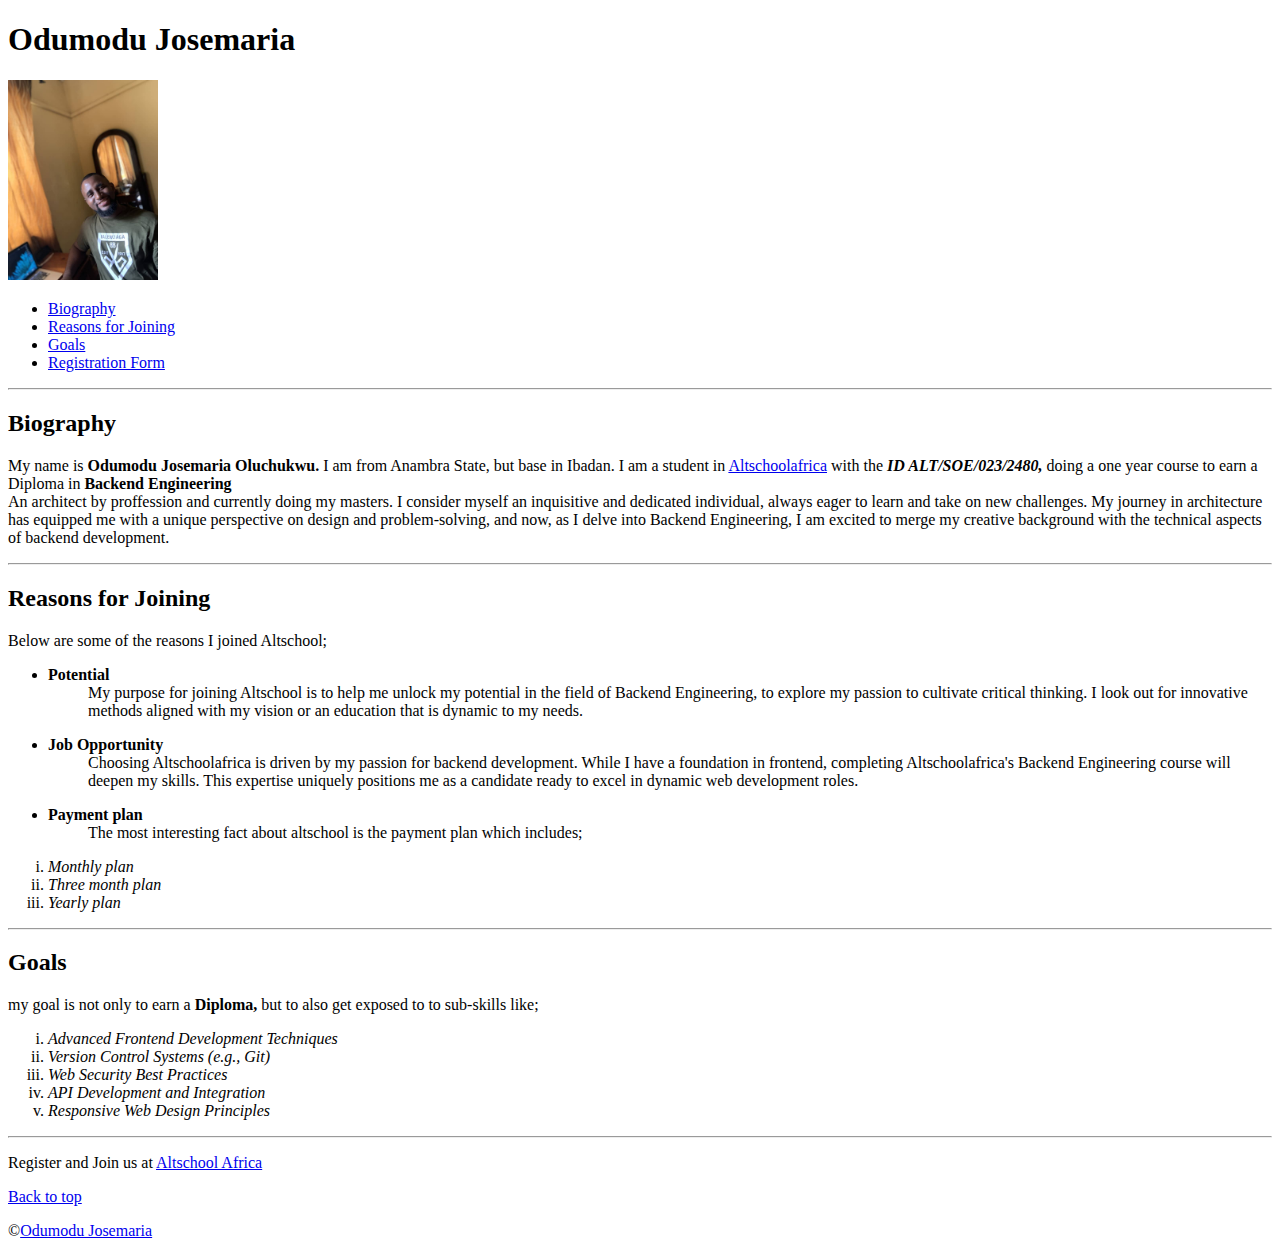
<file: firstAssignment/index.html>
<!DOCTYPE html>
<html>
  <head>
    <meta charset="UTF-8" />
    <meta name="viewport" content="width=device-width, initial-scale=1.0" />
    <meta name="description" content="First assignment" />
    <title>Odumodu Josemaria</title>
  </head>
  <body>
    <header>
      <h1 id="Biography">Odumodu Josemaria</h1>
      <img src="picture.jpeg" weight="200" height="200" alt="" />

      <nav>
        <ul>
          <li><a href="#">Biography</a></li>
          <li><a href="#">Reasons for Joining</a></li>
          <li><a href="#">Goals</a></li>
          <li><a href="applicationForm.html">Registration Form</a></li>
        </ul>
      </nav>
    </header>

    <hr />
    <main>
      <article id="Biography">
        <h2>Biography</h2>
        <p>
          My name is <strong>Odumodu Josemaria Oluchukwu.</strong> I am from
          Anambra State, but base in Ibadan. I am a student in
          <a href="https://www.altschoolafrica.com/">Altschoolafrica</a> with
          the <strong><em>ID ALT/SOE/023/2480,</em></strong> doing a one year
          course to earn a Diploma in <strong>Backend Engineering</strong>
          <br />
          An architect by proffession and currently doing my masters. I consider
          myself an inquisitive and dedicated individual, always eager to learn
          and take on new challenges. My journey in architecture has equipped me
          with a unique perspective on design and problem-solving, and now, as I
          delve into Backend Engineering, I am excited to merge my creative
          background with the technical aspects of backend development.
        </p>
        <hr />
      </article>

      <article id="reasons-for-joining">
        <h2>Reasons for Joining</h2>
        <p>Below are some of the reasons I joined Altschool;</p>

        <ul>
          <li>
            <dt><strong>Potential</strong></dt>
            <dd>
              My purpose for joining Altschool is to help me unlock my potential
              in the field of Backend Engineering, to explore my passion to
              cultivate critical thinking. I look out for innovative methods
              aligned with my vision or an education that is dynamic to my
              needs.
            </dd>
          </li>
        </ul>

        <ul>
          <li>
            <dt><strong>Job Opportunity</strong></dt>
            <dd>
              Choosing Altschoolafrica is driven by my passion for backend
              development. While I have a foundation in frontend, completing
              Altschoolafrica's Backend Engineering course will deepen my
              skills. This expertise uniquely positions me as a candidate ready
              to excel in dynamic web development roles.
            </dd>
          </li>
        </ul>

        <ul>
          <li>
            <dt><strong> Payment plan </strong></dt>
            <dd>
              The most interesting fact about altschool is the payment plan
              which includes;
            </dd>
          </li>
        </ul>

        <ol type="i">
          <li><em>Monthly plan </em></li>
          <li><em>Three month plan</em></li>
          <li><em>Yearly plan</em></li>
        </ol>
        <hr />
      </article>

      <article id="goals">
        <h2>Goals</h2>
        <p>
          my goal is not only to earn a <strong>Diploma, </strong> but to also
          get exposed to to sub-skills like;
        </p>

        <ol type="i">
          <li><em>Advanced Frontend Development Techniques</em></li>
          <li><em>Version Control Systems (e.g., Git)</em></li>
          <li><em>Web Security Best Practices</em></li>
          <li><em>API Development and Integration</em></li>
          <li><em>Responsive Web Design Principles</em></li>
        </ol>
        <hr />
      </article>
      <footer>
        <p>
          Register and Join us at
          <a href="https://altschoolafrica.com/" target="_blank">Altschool Africa</a>
        </p>
        <p>
          <a href="#Biography">Back to top</a>
        </p>
        &copy;<a href="#Biography">Odumodu Josemaria</a>
      </footer>
    </main>
  </body>
</html>
</file>
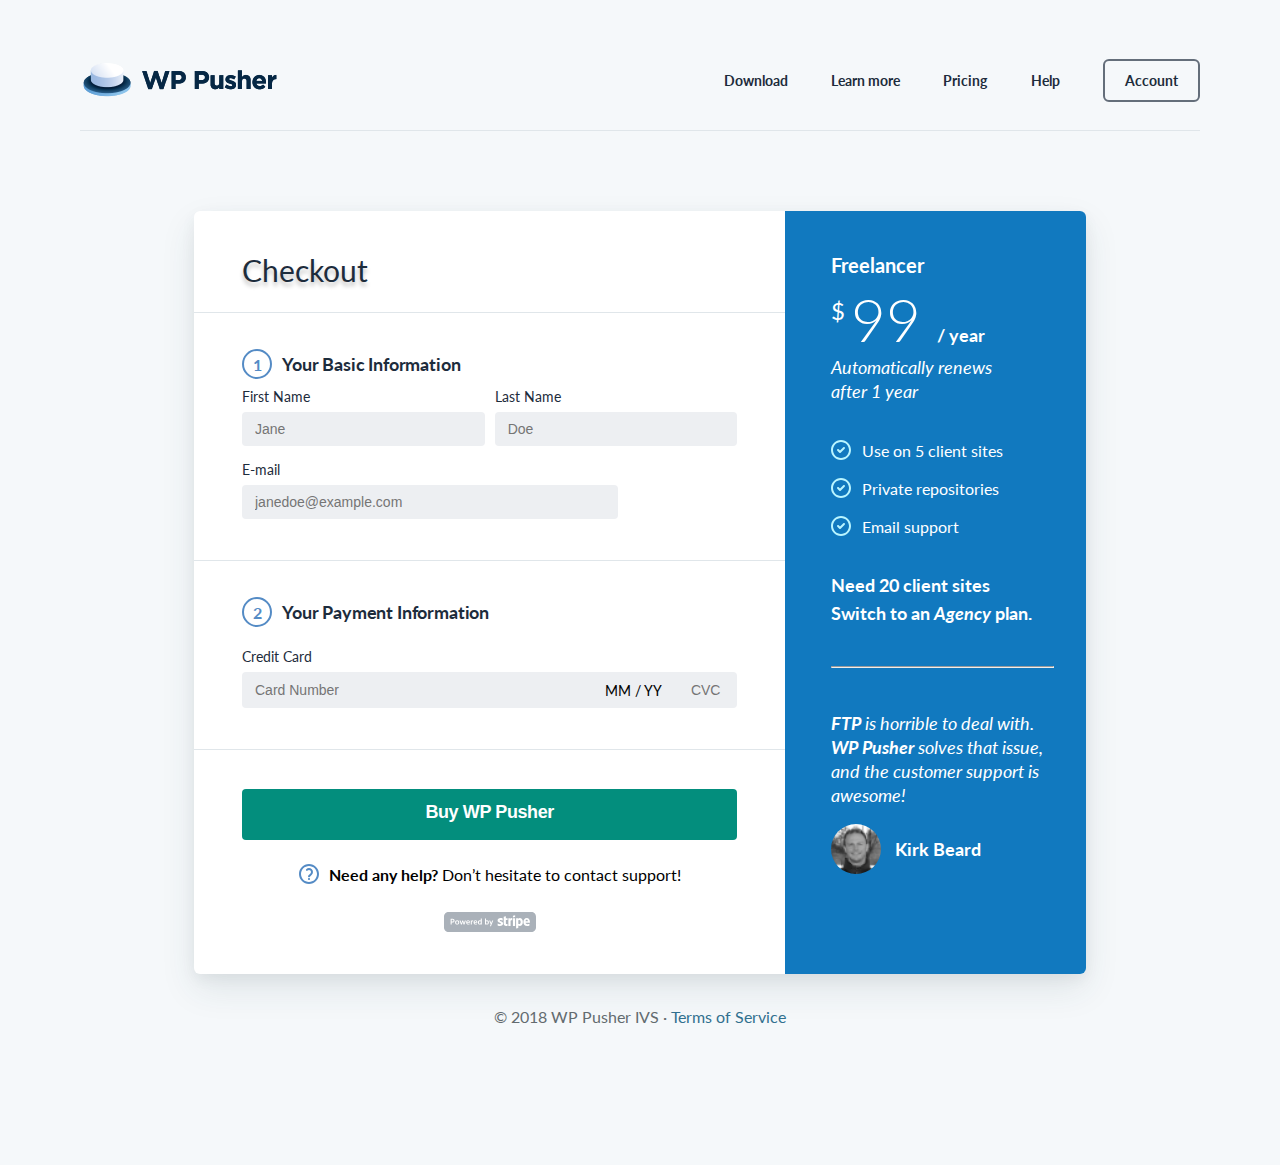
<file: thirdAssignment/index.html>
<!DOCTYPE html>
<html lang="en">
  <head>
    <meta charset="UTF-8" />
    <meta name="viewport" content="width=device-width, initial-scale=1.0" />
    <title>Wp-Pusher</title>
    <link rel="stylesheet" href="style.css" />
  </head>
  <body>
    <div class="container">
      <header>
        <nav>
          <div class="wPusherLogo">
            <img src="./assets/wppusher-logo-copy.png" alt="Pusher Logo" />
          </div>
          <ul id="navList">
            <li class="nav-item">
              <a href="#">Download</a>
            </li>
            <li class="nav-item">
              <a href="#">Learn more</a>
            </li>
            <li class="nav-item">
              <a href="#">Pricing</a>
            </li>
            <li class="nav-item">
              <a href="#">Help</a>
            </li>
            <li class="nav-item active">
              <a href="#">Account</a>
            </li>
          </ul>
        </nav>
      </header>
      <main>
        <div class="mainBody">
          <div class="checkoutSection">
            <form action="">
              <section class="firstSection">
                <h2>Checkout</h2>
              </section>
              <section class="secondSection">
                <div class="formInformation">
                  <p class="number">1</p>
                  <p class="Info">Your Basic Information</p>
                </div>
                <div class="formRow">
                  <div class="formGroup">
                    <label for="firstName">First Name</label>
                    <input type="text" id="firstName" placeholder="Jane" />
                  </div>
                  <div class="formGroup">
                    <label for="lastName">Last Name</label>
                    <input type="text" id="lastName" placeholder="Doe" />
                  </div>
                </div>
                <div class="formGroup">
                  <label for="emaiil">E-mail</label>
                  <input
                    type="text"
                    id="email"
                    class="email"
                    placeholder="janedoe@example.com"
                  />
                </div>
              </section>
              <section class="thirdSection">
                <div class="formInformation">
                  <p class="number">2</p>
                  <p class="Info">Your Payment Information</p>
                </div>
                <div class="formGroup">
                  <label for="cardNumber">Credit Card</label>
                  <div class="cardDetails">
                    <input
                      type="tel"
                      inputmode="numeric"
                      pattern="[0-9\s]{13,19}"
                      autocomplete="cc-number"
                      id="cardNumber"
                      placeholder="Card Number"
                      maxlength="13"
                      required
                    />
                    <div class="expiryDateInput">
                      <div data-name="customDate">MM / YY</div>
                      <input
                        type="date"
                        id="expirationDate"
                        name="expirationDate"
                        placeholder="MM/YY"
                        required
                      />
                    </div>
                    <input
                      type="tel"
                      id="cvc"
                      name="cvc"
                      pattern="[0-9\s]{1,3}"
                      maxlength="3"
                      placeholder="CVC"
                      required
                    />
                  </div>
                </div>
              </section>
              <section class="fourthSection">
                <button class="submit">Buy WP Pusher</button>

                <div class="imgText">
                  <img src="./assets/Mask.svg" alt="" />
                  <p>
                    <b class="shif">Need any help?</b> Don’t hesitate to contact
                    support!
                  </p>
                </div>
                <img src="./assets/powered_by_stripe.svg" alt="" />
              </section>
            </form>
          </div>
          <div class="freelancerSection">
            <h2>Freelancer</h2>
            <div class="dataPrice">
              <sup class="dollar">$</sup>
              <p class="dataDigit">99 <span class="perYear">/ year</span></p>
            </div>
            <p class="renewal">Automatically renews after 1 year</p>
            <u>
              <ul>
                <img src="./assets/Combined Shape.svg" alt="tick" />
                Use on 5 client sites
              </ul>
              <ul>
                <img src="./assets/Combined Shape.svg" alt="tick" />
                Private repositories
              </ul>
              <ul>
                <img src="./assets/Combined Shape.svg" alt="tick" />
                Email support
              </ul>
            </u>
            <div class="needAgency">
              <p class="needClients">Need 20 client sites</p>
              <p class="agency">Switch to an <em>Agency</em> plan.</p>
            </div>
            <hr />
            <p class="FTP">
              <b>FTP </b>is horrible to deal with.
              <b style="font-weight: 700">WP Pusher</b> solves that issue, and
              the customer support is awesome!
            </p>
            <div class="profileImg">
              <img
                src="./assets/Bitmap.png"
                width="50"
                height="50"
                alt="profile-image"
              />
              <p class="profileName">Kirk Beard</p>
            </div>
          </div>
        </div>
      </main>
      <footer>
        <p>&copy; 2018 WP Pusher IVS · <span>Terms of Service</span></p>
      </footer>
    </div>
    <script>

      document.getElementById("navList").addEventListener("click", handleClick);
      const expiryDate = document.querySelector('[data-name="customDate"]');      
      const expiryDateInput = expiryDate.nextElementSibling;


      function handleClick(event) {
        var navItem = event.target.closest(".nav-item");

        if (navItem) {
          // Remove "active" class from all items
          document.querySelectorAll(".nav-item").forEach(function (item) {
            item.classList.remove("active");
          });

          // Add "active" class to the clicked item
          navItem.classList.add("active");
        } else {
          console.log("Click event not triggered on a nav-item");
        }
      }

      expiryDate.onclick = () => {
        expiryDateInput.showPicker();
      };

      expiryDateInput.onchange = (e) => {
        const selectedDate = new Date(e.target.value);
        const month = String(selectedDate.getMonth() + 1).padStart(2, "0");
        const year = String(selectedDate.getFullYear()).slice(-2);
        const dateYear = `${month} / ${year}`;
        expiryDate.innerText = dateYear;
      };
    </script>
  </body>
  <article></article>
</html>
</file>
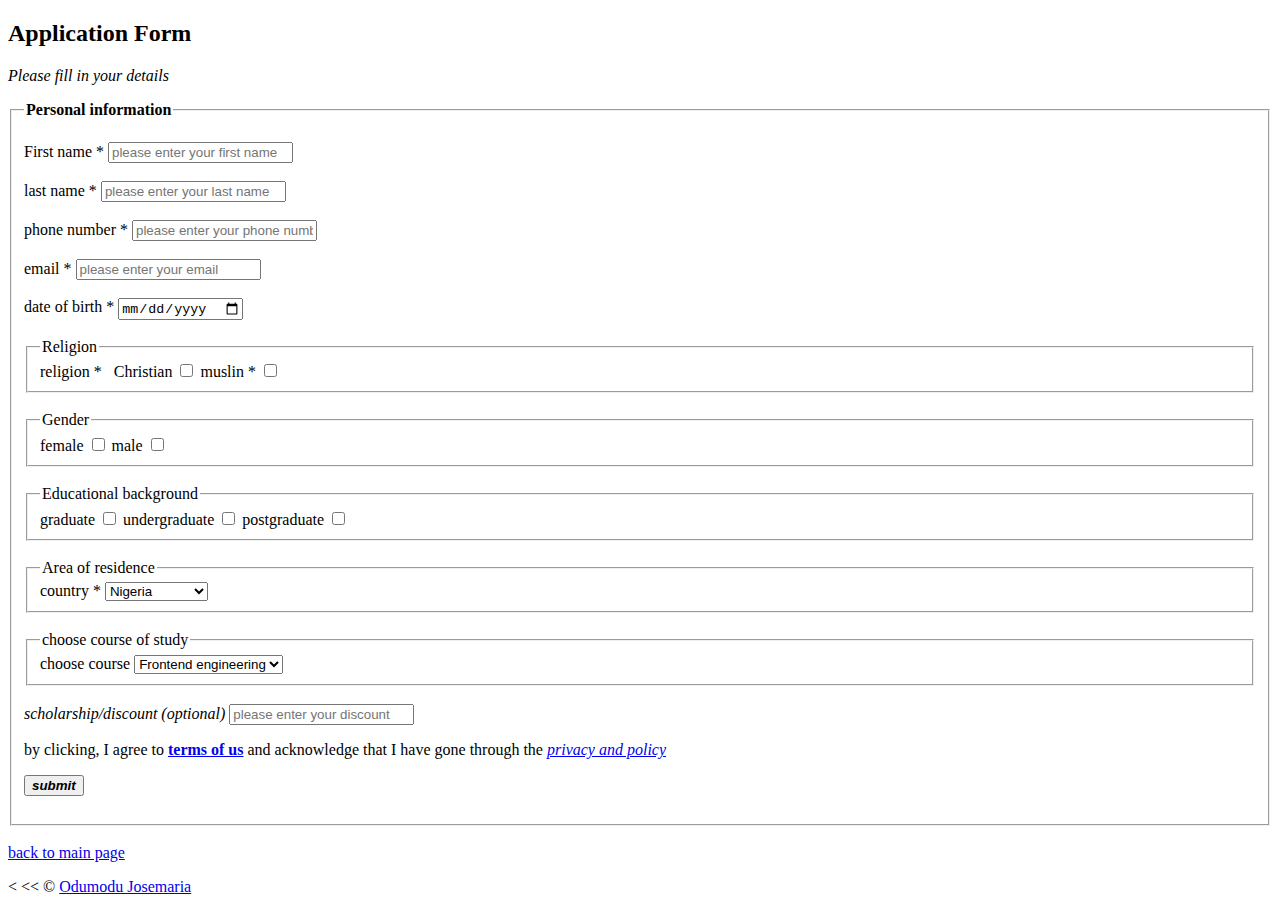
<file: firstAssignment/ApplicationForm.html>
<!DOCTYPE html>
<html>
<head>
  <meta charset="UTF-8">
  <meta name="viewport" content="width=device-width, initial-scale=1.0">
  <meta name="description" content="application form">
  <title>Application Form</title>
</head>

<body>
<h2>
  Application Form
</h2>
<form action="submit" method="GET">
  <p>
    <em>Please fill in your details</em>
  </p>
   
   <fieldset>
      <legend>
        <b>Personal information</b>
      </legend><br>
      
      <div>
        <label for="first name">First name &ast;</label>
        <input type="text" name="first name" id="first name" placeholder="please enter your first name" required/>
      </div><br>
        
        <div>
          <label for="last name">last name &ast;</label>
          <input type="text" name="last name" id="last name" placeholder="please enter your last name" required />
        </div><br>
        
        <div>
        <label for="phone number">phone number &ast;</label>
      <input type="tel" name="phone number" id="phone number" placeholder="please enter your phone number">
        </div><br>
      
      <div>
      <label for="email">email &ast;</label>
      <input type="text>" name="email" id="email" placeholder="please enter your email"/>
      </div><br>
      
      <div>
        <label for="dob">date of birth &ast;</label>
        <input type="date" name="date of birth" id="date of birth">
      </div><br>
      
      <fieldset>
        <legend>Religion</legend>
        religion &ast; &nbsp;
        <label for="Christian">Christian</label>
        <input type="checkbox" name="religion" id="religion">
        <label for="muslin">muslin &ast;</label>
        <input type="checkbox" name="religion" id="religion"/>
        </fieldset><br>
        
        <fieldset>
          <legend>Gender</legend>
            <label for="female">female </label>
            <input type="checkbox" name="gender" id="gender">
            <label for="male">male</label>
            <input type="checkbox" name="gender" id="gender"/>
        </fieldset>
       <br>
        
        
        <fieldset>
          <legend>Educational background</legend>
          <label for="graduate">graduate</label>
          <input type="checkbox" name="educational background" id="educational background">
          <label for="undergraduate">undergraduate</label>
          <input type="checkbox" name="educational background" id="educational background">
          <label for="postgraduate">postgraduate</label>
          <input type="checkbox" name="educational background" id="educational background">
        </fieldset><br>

        <fieldset>
          <legend>Area of residence</legend>
          <label for="country">country &ast;</label>
          <select name="country" id="country">
            <option value="NG">Nigeria</option>
            <option value="GH">Ghana</option>
            <option value="Congo">Congo</option>
            <option value="US">United States</option>
            <option value="SA">South Africa </option>
            <option value="Canada">Canada</option>
          </select>
         </fieldset><br>
          
          
          <fieldset>
            <legend>choose course of study</legend>
            <label for="course of study">choose course</label>
            <select name="course of study" id="course of study">
              <option value="FE">Frontend engineering</option>
             <option value="BE">Backend engineering</option>
              <option value="CE">Cloud engineering</option>
              <option value="PD">Product design</option>
              <option value="DS">Data science</option>
              <option value="DA">Data analysis</option>
            </select>
          </fieldset><br>
         
         
         <div>
           <label for="scholarship"><em>scholarship/discount (optional)</em></label>
           <input type="text" placeholder="please enter your discount">
         </div>
         
         <p>
           by clicking, I agree to <a href="ApplicationForm.html"><strong>terms of us</strong></a> and acknowledge that I have gone through the <a href="#"><em>privacy and policy</em></a>
         </p>
         
         <div>
           <button type="submit"><em><strong>submit</strong></em></button>
           </div><br>
    </fieldset> <br>    
    <footer>
      <a href="Biography.html">back to main page</a>
      
      <p>
        &lt; &lt;&lt; &copy; <a href="ApplicationForm.html">Odumodu Josemaria</a>
      </p>
    </footer>
</body>

</html>
</file>
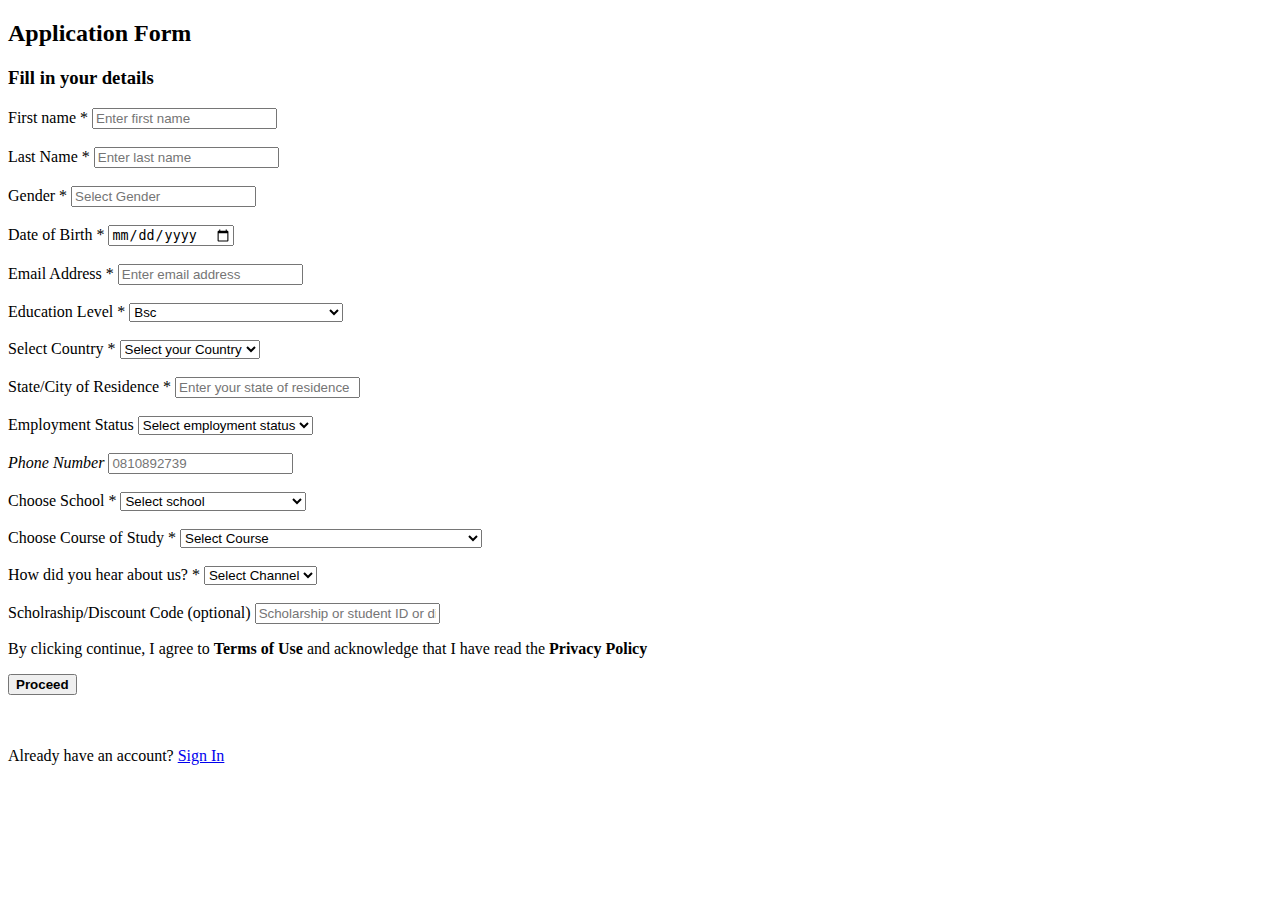
<file: firstAssignment/applicationForm.html>
<!DOCTYPE html>
<html>
  <head>
    <meta charset="UTF-8" />
    <meta name="viewport" content="width=device-width, initial-scale=1.0" />
    <meta name="description" content="application form" />
    <title>Application Form</title>
  </head>

  <body>
    <h2>Application Form</h2>
    <form action="submit" method="GET">
      <h3>Fill in your details</h3>
      <div>
        <label for="first-name">First name &ast;</label>
        <input
          type="text"
          name="first name"
          id="first-name"
          placeholder="Enter first name"
          required
        />
      </div>
      <br />

      <div>
        <label for="last name">Last Name &ast;</label>
        <input
          type="text"
          name="last name"
          id="last name"
          placeholder="Enter last name"
          required
        />
      </div>
      <br />

      <div>
        <label for="phone number">Gender &ast;</label>
        <input
          type="tel"
          name="phone number"
          id="phone number"
          placeholder="Select Gender"
        />
      </div>
      <br />

      <div>
        <label for="dob">Date of Birth &ast;</label>
        <input type="date" name="date of birth" id="date of birth" />
      </div>
      <br />

      <div>
        <label for="email">Email Address &ast;</label>
        <input
          type="text>"
          name="email"
          id="email"
          placeholder="Enter email address"
        />
      </div>
      <br />

      <div>
        <label for="education-level">Education Level &ast;</label>
        <select
          type="text>"
          name="email"
          id="education-level"
          placeholder="Select Level of Education"
        >
          <option value="Bsc">Bsc</option>
          <option value="Msc">Msc</option>
          <option value="Diploma">Diploma</option>
          <option value="Diploma">Diploma</option>
          <option value="School">High School / Secondary School</option>
          <option value="Undergraduate">Under Graduate</option>
          <option value="Postgraduate">Post Graduate</option>
        </select>
      </div>
      <br />

      <div>
        <label for="select-country">Select Country &ast;</label>
        <select name="select-country" id="select-country" required>
          <option value="" disabled selected>Select your Country</option>
          <option value="nigeria">Nigeria</option>
          <option value="usa">United States</option>
          <option value="canada">Canada</option>
          <option value="uk">United Kingdom</option>
          <option value="australia">Australia</option>
          <option value="germany">Germany</option>
          <option value="france">France</option>
          <option value="india">India</option>
          <option value="brazil">Brazil</option>
          <option value="south-africa">South Africa</option>
        </select>
      </div>
      <br />

      <div>
        <label for="state">State/City of Residence &ast;</label>
        <input
          type="text"
          id="state"
          placeholder="Enter your state of residence"
        />
      </div>
      <br />

      <div>
        <label for="employment-status">Employment Status</label>
        <select name="employment-status" id="employment-status">
          <option value="" disabled selected>Select employment status</option>
          <option value="employed">employed</option>
          <option value="unemployed">unemployed</option>
          <option value="self-employed">self-employed</option>
        </select>
      </div>
      <br />

      <div>
        <label for="number"><em>Phone Number</em></label>
        <input type="number" placeholder="0810892739" />
      </div>
      <br />

      <div>
        <label for="chose-school">Choose School &ast;</label>
        <select name="chose-school" id="chose-school">
          <option value="" disabled selected>Select school</option>
          <option value="Engineering">School of engineering</option>
          <option value="Product">Product</option>
          <option value="Data">Data</option>
          <option value="creative-Economy">School of creative economy</option>
          <option value="business-employed">School of business</option>
        </select>
      </div>
      <br />

      <div>
        <label for="chose-curse">Choose Course of Study &ast;</label>
        <select name="chose-school" id="chose-school">
          <option value="" disabled selected>Select Course</option>
          <option value="Engineering">
            Data determined from what you selected above
          </option>
        </select>
      </div>
      <br />

      <div>
        <label for="how-heard">How did you hear about us? &ast;</label>
        <select name="how-heard" id="how-heard" required>
          <option value="" disabled selected>Select Channel</option>
          <option value="facebook">Facebook</option>
          <option value="linkedin">LinkedIn</option>
          <option value="youtube">YouTube</option>
          <option value="friend">Friend</option>
          <option value="whatsapp">WhatsApp</option>
          <option value="instagram">Instagram</option>
          <option value="billboard">Billboard</option>
          <option value="others">Others</option>
        </select>
      </div>
      <br />

      <div>
        <label for="Scholarship">Scholraship/Discount Code (optional)</label>
        <input
          type="text"
          id="Scholarship"
          placeholder="Scholarship or student ID or discount codes"
        />
      </div>
      <p>
        By clicking continue, I agree to <b>Terms of Use</b> and acknowledge
        that I have read the <b>Privacy Policy</b>
      </p>
      <div>
        <button type="submit"><strong>Proceed</strong></button>
      </div>
      <br />
      <br />
    </form>
    <footer>
      <p>Already have an account? <a href="index.html">Sign In</a></p>
    </footer>
  </body>
</html>
</file>
<file: thirdAssignment/style.css>
@import url("https://fonts.googleapis.com/css2?family=Lato:wght@300;400;700&display=swap");

* {
  box-sizing: border-box;
  margin: 0;
  padding: 0;
}

body {
  font-family: "Lato", sans-serif;
  display: flex;
  justify-content: center;
  background: #f5f8fa;
  overflow-x: hidden;
  margin-block: 30px;
  margin-inline: 40px;
  font-style: normal;
  height: 100vh;
  line-height: normal;
}

.container {
  width: 1440px;
  min-width: 900px;
}

header {
  padding-inline: 40px;
}

header nav {
  display: flex;
  flex-direction: row;
  justify-content: space-between;
  padding-block-start: 30px;
  padding-block-end: 30px;
  border-bottom: 1px solid#E0E6EA;
}

.nav-item.active {
  padding-inline: 20px;
  padding-block: 11px;
  border-radius: 6px;
  border: 2px solid #646e7a;
}
.nav-item a {
  color: #1d2c3c;
  text-decoration: none;
}

header nav ul {
  display: flex;
  flex-direction: row;
  justify-content: space-between;
  align-items: center;
  font-size: 14px;
  font-style: normal;
  font-weight: 700;
  line-height: normal;
  letter-spacing: -0.01px;
  width: 476px;
  height: 40px;
  list-style: none;
}

ul:hover,
.wPusherLogo {
  cursor: pointer;
}

.wPusherLogo {
  background-image: url("wppusher-logo-copy.png"); /* Use relative path or URL */
  background-repeat: no-repeat;
  background-size: 100% 100%;
  width: 200px;
  height: 39px;
}

main {
  display: flex;
  justify-content: center;
  margin-block-start: 80px;
}

main .mainBody {
  display: flex;
  width: 892px;
  max-height: 795px;
  flex-direction: row;
  border-radius: 6px;
  background: #fff;
  box-shadow: 0px 5px 15px 0px rgba(0, 0, 0, 0.05),
    0px 15px 35px 0px rgba(43, 64, 78, 0.1);
}

.mainBody .checkoutSection {
  flex-grow: 1;
}

.freelancerSection {
  width: 35%;
  background-color: #1179bf;
  display: flex;
  border-radius: 0px 6px 6px 0px;
  flex-direction: column;
  padding-inline-start: 46px;
  padding-inline-end: 32px;
  padding-block-start: 42px;
  color: #fff;
}

.firstSection {
  border-bottom: 1px solid#E0E6EA;
  padding-inline: 48px;
  padding-block-start: 41px;
  padding-block-end: 24px;
}

.firstSection h2 {
  color: #1d2c3c;
  text-shadow: 0px 4px 4px rgba(0, 0, 0, 0.25);
  font-size: 30px;
  font-weight: 400;
}

.secondSection,
.thirdSection,
.fourthSection {
  border-bottom: 1px solid #e0e6ea;
  padding-inline: 48px;
  padding-block-start: 36px;
  padding-block-end: 41px;
}

.formInformation {
  display: flex;
  align-items: center;
  gap: 10px;
  padding-block-end: 9px;
}

.thirdSection .formInformation {
  padding-block-end: 21px;
}

.formInformation .number {
  color: #548bc5;
  font-size: 16px;
  font-weight: 700;
  letter-spacing: -0.142px;
  border: 2px solid;
  border-radius: 50%;
  width: 30px;
  height: 30px;
  display: flex;
  align-items: center;
  justify-content: center;
}

.formInformation .Info {
  color: #1d2c3c;
  font-size: 18px;
  font-weight: 700;
  letter-spacing: -0.16px;
}

.formGroup {
  display: flex;
  flex-direction: column;
  font-size: 14px;
  flex: 1;
  gap: 7px;
}

.formGroup label {
  color: #1d2c3c;
  font-weight: 400;
}

.formRow {
  display: flex;
  justify-content: space-between;
  padding-block-end: 15px;
  gap: 10px;
  flex-wrap: wrap;
}

.formGroup input {
  padding-inline-start: 13px;
  padding-block: 9px;
  background-color: #edeff2;
  border: none;
  border-radius: 4px;
  font-size: 14px;
}

.formGroup .email {
  width: 76%;
}

.cardDetails {
  display: flex;
}

#cardNumber {
  width: 70%;
  border-radius: 4px 0 0 4px;
}

#expirationDate {
position: relative;
z-index: -10;
}

.expiryDateInput {
  background-color: #edeff2;
  width: 18%;
  display: flex;
  justify-content: center;
  align-items: center;
  cursor: pointer;
}

.expiryDateInput > div[data-name="customDate"]{
  position: absolute;
  

}

#cvc {
  border-radius: 0 4px 4px 0;
  width: 12%;
}

input[type="number"]::-webkit-inner-spin-button,
input[type="number"]::-webkit-outer-spin-button {
  -webkit-appearance: none;
  -moz-appearance: none;
  appearance: none;
}

input:focus {
  outline: none;
}

span.question {
  color: #548bc5;
  font-size: 18px;
  font-weight: 700;
  border: 3px solid;
  border-radius: 50%;
  width: 20px;
  height: 20px;
  display: flex;
  align-items: center;
  justify-content: center;
}

.fourthSection {
  margin-block-start: 3px;
  display: flex;
  align-items: center;
  flex-direction: column;
  border-bottom: none;
}

button:focus {
  outline: none;
}

button.submit {
  padding-block-start: 13px;
  padding-block-end: 17px;
  margin-block-end: 24px;
  border: none;
  width: 100%;
  background-color: #038e7d;
  color: white;
  font-size: 18px;
  font-weight: 700;
  border-radius: 4px;
  letter-spacing: -0.396px;
}

.imgText {
  display: flex;
  align-items: center;
  margin-block-end: 28px;
}

.imgText img {
  margin-inline-end: 10px;
}

.freelancerSection h2 {
  font-size: 20px;
  font-style: normal;
  font-weight: 700;
  line-height: normal;
  letter-spacing: -0.01px;
  margin-block-end: 6px;
}

.dataPrice {
  display: flex;
  align-items: center;
}

.dataPrice sup {
  font-size: 1.5rem;
  padding-block-end: 18px;
  padding-inline-end: 6px;
}

.dataDigit {
  font-size: 3.75rem;
  font-weight: 300;
  line-height: normal;
  letter-spacing: -0.015px;
}

.perYear {
  font-size: 1.125rem;
  font-style: normal;
  font-weight: 700;
  line-height: normal;
  letter-spacing: -0.015px;
}

.freelancerSection .renewal {
  width: 80%;
  font-size: 1.125rem;
  font-style: italic;
  font-weight: 400;
  line-height: 24px;
  letter-spacing: -0.008px;
  margin-block-end: 37px;
}

.freelancerSection u {
  display: flex;
  flex-direction: column;
  justify-content: space-between;
  text-decoration: none;
  height: 96px;
  margin-block-end: 38px;
}

.freelancerSection u ul {
  display: flex;
  align-items: center;
  gap: 11px;
}

.needAgency {
  display: flex;
  flex-direction: column;
  justify-content: space-between;
  font-weight: 700;
  line-height: normal;
  letter-spacing: -0.008px;
  height: 50px;
  margin-block-end: 42px;
}
.needClients {
  font-size: 1.125rem;
  font-style: normal;
}

.agency {
  font-size: 1.125rem;
}

.FTP {
  margin-block-start: 43px;
  margin-block-end: 17px;
  font-size: 1.125rem;
  font-style: italic;
  font-weight: 400;
  line-height: 24px; /* 133.333% */
  letter-spacing: -0.009px;
}

.profileImg {
  display: flex;
  align-items: center;
  gap: 14px;
}

.profileImg img {
  font-size: 0.875rem;
  border-radius: 50%;
}

.profileName {
  font-size: 1.125rem;
  font-style: normal;
  font-weight: 700;
  line-height: normal;
  letter-spacing: -0.008px;
}

footer {
  text-align: center;
  font-weight: 400;
  margin-block-start: 33px;
}
footer p {
  color: #636b6f;
  text-align: center;
}
footer span {
  color: #31708f;
  padding-block-end: 139px;
}
</file>
